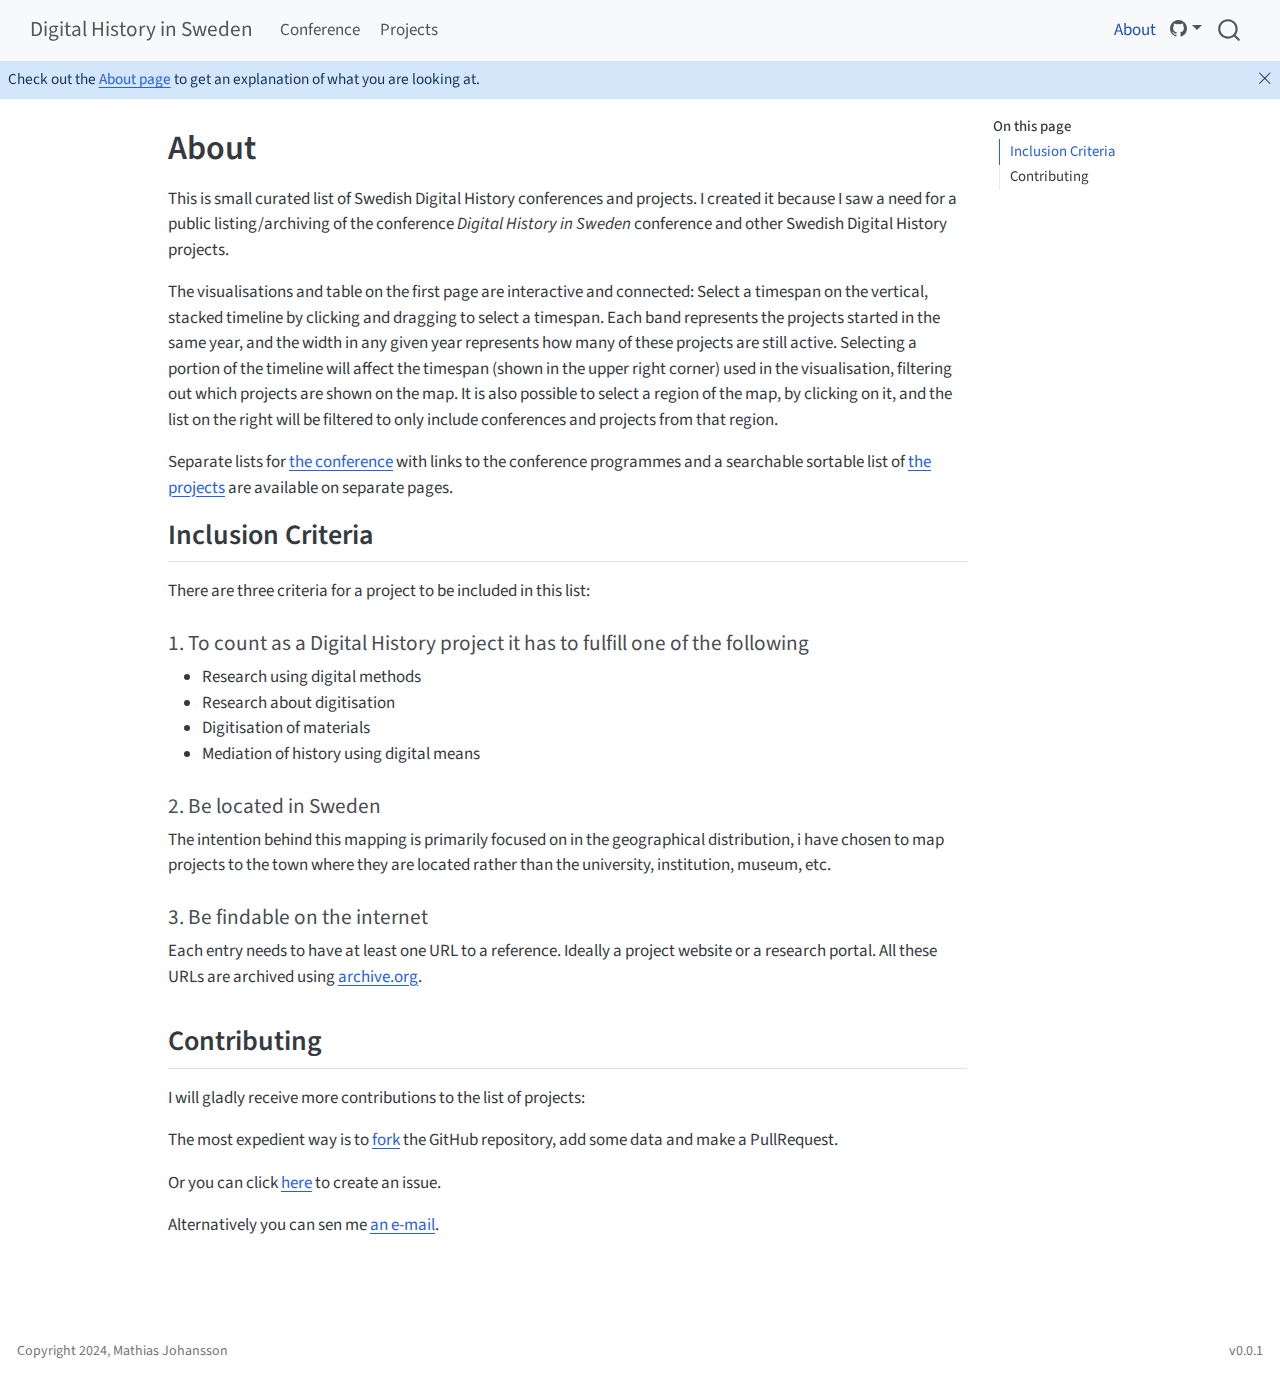
<file: about.html>
<!DOCTYPE html>
<html xmlns="http://www.w3.org/1999/xhtml" lang="en" xml:lang="en"><head>

<meta charset="utf-8">
<meta name="generator" content="quarto-1.6.39">

<meta name="viewport" content="width=device-width, initial-scale=1.0, user-scalable=yes">


<title>About – Digital History in Sweden</title>
<style>
code{white-space: pre-wrap;}
span.smallcaps{font-variant: small-caps;}
div.columns{display: flex; gap: min(4vw, 1.5em);}
div.column{flex: auto; overflow-x: auto;}
div.hanging-indent{margin-left: 1.5em; text-indent: -1.5em;}
ul.task-list{list-style: none;}
ul.task-list li input[type="checkbox"] {
  width: 0.8em;
  margin: 0 0.8em 0.2em -1em; /* quarto-specific, see https://github.com/quarto-dev/quarto-cli/issues/4556 */ 
  vertical-align: middle;
}
</style>


<script src="site_libs/quarto-nav/quarto-nav.js"></script>
<script src="site_libs/clipboard/clipboard.min.js"></script>
<script src="site_libs/quarto-search/autocomplete.umd.js"></script>
<script src="site_libs/quarto-search/fuse.min.js"></script>
<script src="site_libs/quarto-search/quarto-search.js"></script>
<meta name="quarto:offset" content="./">
<script src="site_libs/quarto-html/quarto.js"></script>
<script src="site_libs/quarto-html/popper.min.js"></script>
<script src="site_libs/quarto-html/tippy.umd.min.js"></script>
<script src="site_libs/quarto-html/anchor.min.js"></script>
<link href="site_libs/quarto-html/tippy.css" rel="stylesheet">
<link href="site_libs/quarto-html/quarto-syntax-highlighting-e26003cea8cd680ca0c55a263523d882.css" rel="stylesheet" id="quarto-text-highlighting-styles">
<script src="site_libs/bootstrap/bootstrap.min.js"></script>
<link href="site_libs/bootstrap/bootstrap-icons.css" rel="stylesheet">
<link href="site_libs/bootstrap/bootstrap-659650fc26dc25888fc1474f317bb8ac.min.css" rel="stylesheet" append-hash="true" id="quarto-bootstrap" data-mode="light">
<script id="quarto-search-options" type="application/json">{
  "location": "navbar",
  "copy-button": false,
  "collapse-after": 3,
  "panel-placement": "end",
  "type": "overlay",
  "limit": 50,
  "keyboard-shortcut": [
    "f",
    "/",
    "s"
  ],
  "show-item-context": false,
  "language": {
    "search-no-results-text": "No results",
    "search-matching-documents-text": "matching documents",
    "search-copy-link-title": "Copy link to search",
    "search-hide-matches-text": "Hide additional matches",
    "search-more-match-text": "more match in this document",
    "search-more-matches-text": "more matches in this document",
    "search-clear-button-title": "Clear",
    "search-text-placeholder": "",
    "search-detached-cancel-button-title": "Cancel",
    "search-submit-button-title": "Submit",
    "search-label": "Search"
  }
}</script>


<link rel="stylesheet" href="styles.css">
</head>

<body class="nav-fixed">

<div id="quarto-search-results"></div>
  <header id="quarto-header" class="headroom fixed-top">
    <nav class="navbar navbar-expand-lg " data-bs-theme="dark">
      <div class="navbar-container container-fluid">
      <div class="navbar-brand-container mx-auto">
    <a class="navbar-brand" href="./index.html">
    <span class="navbar-title">Digital History in Sweden</span>
    </a>
  </div>
            <div id="quarto-search" class="" title="Search"></div>
          <button class="navbar-toggler" type="button" data-bs-toggle="collapse" data-bs-target="#navbarCollapse" aria-controls="navbarCollapse" role="menu" aria-expanded="false" aria-label="Toggle navigation" onclick="if (window.quartoToggleHeadroom) { window.quartoToggleHeadroom(); }">
  <span class="navbar-toggler-icon"></span>
</button>
          <div class="collapse navbar-collapse" id="navbarCollapse">
            <ul class="navbar-nav navbar-nav-scroll me-auto">
  <li class="nav-item">
    <a class="nav-link" href="./conference.html"> 
<span class="menu-text">Conference</span></a>
  </li>  
  <li class="nav-item">
    <a class="nav-link" href="./projects.html"> 
<span class="menu-text">Projects</span></a>
  </li>  
</ul>
            <ul class="navbar-nav navbar-nav-scroll ms-auto">
  <li class="nav-item">
    <a class="nav-link active" href="./about.html" aria-current="page"> 
<span class="menu-text">About</span></a>
  </li>  
</ul>
          </div> <!-- /navcollapse -->
            <div class="quarto-navbar-tools">
    <div class="dropdown">
      <a href="" title="" id="quarto-navigation-tool-dropdown-0" class="quarto-navigation-tool dropdown-toggle px-1" data-bs-toggle="dropdown" aria-expanded="false" role="link" aria-label=""><i class="bi bi-github"></i></a>
      <ul class="dropdown-menu" aria-labelledby="quarto-navigation-tool-dropdown-0">
          <li>
            <a class="dropdown-item quarto-navbar-tools-item" href="https://github.com/mathjoha/DigitalHistorySweden">
            Source Code
            </a>
          </li>
          <li>
            <a class="dropdown-item quarto-navbar-tools-item" href="https://github.com/mathjoha/DigitalHistorySweden/issues/new?assignees=&amp;labels=&amp;projects=&amp;template=bug_report.md&amp;title=">
            Report a Bug
            </a>
          </li>
          <li>
            <a class="dropdown-item quarto-navbar-tools-item" href="https://github.com/mathjoha/DigitalHistorySweden/issues/new?assignees=mathjoha&amp;labels=NewAddition&amp;projects=&amp;template=suggest-new-project.md&amp;title=Project+Suggestion%3A+%5B+%5D">
            Suggest addition
            </a>
          </li>
      </ul>
    </div>
</div>
      </div> <!-- /container-fluid -->
    </nav>
  <div id="quarto-announcement" data-announcement-id="5563f085891620dda2aa5905818069c0" class="alert alert-primary hidden"><div class="quarto-announcement-content">
<p>Check out the <b><a href="./about.html">About page</a></b> to get an explanation of what you are looking at.</p>
</div><i class="bi bi-x-lg quarto-announcement-action"></i></div>
</header>
<!-- content -->
<div id="quarto-content" class="quarto-container page-columns page-rows-contents page-layout-article page-navbar">
<!-- sidebar -->
<!-- margin-sidebar -->
    <div id="quarto-margin-sidebar" class="sidebar margin-sidebar">
        <nav id="TOC" role="doc-toc" class="toc-active">
    <h2 id="toc-title">On this page</h2>
   
  <ul>
  <li><a href="#inclusion-criteria" id="toc-inclusion-criteria" class="nav-link active" data-scroll-target="#inclusion-criteria">Inclusion Criteria</a></li>
  <li><a href="#contributing" id="toc-contributing" class="nav-link" data-scroll-target="#contributing">Contributing</a></li>
  </ul>
</nav>
    </div>
<!-- main -->
<main class="content" id="quarto-document-content">

<header id="title-block-header" class="quarto-title-block default">
<div class="quarto-title">
<h1 class="title">About</h1>
</div>



<div class="quarto-title-meta">

    
  
    
  </div>
  


</header>


<p>This is small curated list of Swedish Digital History conferences and projects. I created it because I saw a need for a public listing/archiving of the conference <em>Digital History in Sweden</em> conference and other Swedish Digital History projects.</p>
<p>The visualisations and table on the first page are interactive and connected: Select a timespan on the vertical, stacked timeline by clicking and dragging to select a timespan. Each band represents the projects started in the same year, and the width in any given year represents how many of these projects are still active. Selecting a portion of the timeline will affect the timespan (shown in the upper right corner) used in the visualisation, filtering out which projects are shown on the map. It is also possible to select a region of the map, by clicking on it, and the list on the right will be filtered to only include conferences and projects from that region.</p>
<p>Separate lists for <a href="./conference.html">the conference</a> with links to the conference programmes and a searchable sortable list of <a href="./conference.html">the projects</a> are available on separate pages.</p>
<section id="inclusion-criteria" class="level2">
<h2 class="anchored" data-anchor-id="inclusion-criteria">Inclusion Criteria</h2>
<p>There are three criteria for a project to be included in this list:</p>
<section id="to-count-as-a-digital-history-project-it-has-to-fulfill-one-of-the-following" class="level4">
<h4 class="anchored" data-anchor-id="to-count-as-a-digital-history-project-it-has-to-fulfill-one-of-the-following">1. To count as a Digital History project it has to fulfill one of the following</h4>
<ul>
<li>Research using digital methods</li>
<li>Research about digitisation</li>
<li>Digitisation of materials</li>
<li>Mediation of history using digital means</li>
</ul>
</section>
<section id="be-located-in-sweden" class="level4">
<h4 class="anchored" data-anchor-id="be-located-in-sweden">2. Be located in Sweden</h4>
<p>The intention behind this mapping is primarily focused on in the geographical distribution, i have chosen to map projects to the town where they are located rather than the university, institution, museum, etc.</p>
</section>
<section id="be-findable-on-the-internet" class="level4">
<h4 class="anchored" data-anchor-id="be-findable-on-the-internet">3. Be findable on the internet</h4>
<p>Each entry needs to have at least one URL to a reference. Ideally a project website or a research portal. All these URLs are archived using <a href="https://archive.org">archive.org</a>.</p>
</section>
</section>
<section id="contributing" class="level2">
<h2 class="anchored" data-anchor-id="contributing">Contributing</h2>
<p>I will gladly receive more contributions to the list of projects:</p>
<p>The most expedient way is to <a href="https://github.com/mathjoha/DigitalHistorySweden/fork">fork</a> the GitHub repository, add some data and make a PullRequest.</p>
<p>Or you can click <a href="https://github.com/mathjoha/DigitalHistorySweden/issues/new?assignees=mathjoha&amp;labels=NewAddition&amp;projects=&amp;template=suggest-new-project.md&amp;title=Project+Suggestion%3A+%5B+%5D">here</a> to create an issue.</p>
<p>Alternatively you can sen me <a href="mailto:hark?subject=DHSWE%20-%20Project%20Suggestion&amp;body=name:%20NAME%0Durl:%20URL%0Dyear:%20START_YEAR%0Dend:%20END_YEAR%20(optional)%0DTown:%20PROJECT_HQ">an e-mail</a>.</p>


</section>

</main> <!-- /main -->
<script id="quarto-html-after-body" type="application/javascript">
window.document.addEventListener("DOMContentLoaded", function (event) {
  const toggleBodyColorMode = (bsSheetEl) => {
    const mode = bsSheetEl.getAttribute("data-mode");
    const bodyEl = window.document.querySelector("body");
    if (mode === "dark") {
      bodyEl.classList.add("quarto-dark");
      bodyEl.classList.remove("quarto-light");
    } else {
      bodyEl.classList.add("quarto-light");
      bodyEl.classList.remove("quarto-dark");
    }
  }
  const toggleBodyColorPrimary = () => {
    const bsSheetEl = window.document.querySelector("link#quarto-bootstrap");
    if (bsSheetEl) {
      toggleBodyColorMode(bsSheetEl);
    }
  }
  toggleBodyColorPrimary();  
  const icon = "";
  const anchorJS = new window.AnchorJS();
  anchorJS.options = {
    placement: 'right',
    icon: icon
  };
  anchorJS.add('.anchored');
  const isCodeAnnotation = (el) => {
    for (const clz of el.classList) {
      if (clz.startsWith('code-annotation-')) {                     
        return true;
      }
    }
    return false;
  }
  const onCopySuccess = function(e) {
    // button target
    const button = e.trigger;
    // don't keep focus
    button.blur();
    // flash "checked"
    button.classList.add('code-copy-button-checked');
    var currentTitle = button.getAttribute("title");
    button.setAttribute("title", "Copied!");
    let tooltip;
    if (window.bootstrap) {
      button.setAttribute("data-bs-toggle", "tooltip");
      button.setAttribute("data-bs-placement", "left");
      button.setAttribute("data-bs-title", "Copied!");
      tooltip = new bootstrap.Tooltip(button, 
        { trigger: "manual", 
          customClass: "code-copy-button-tooltip",
          offset: [0, -8]});
      tooltip.show();    
    }
    setTimeout(function() {
      if (tooltip) {
        tooltip.hide();
        button.removeAttribute("data-bs-title");
        button.removeAttribute("data-bs-toggle");
        button.removeAttribute("data-bs-placement");
      }
      button.setAttribute("title", currentTitle);
      button.classList.remove('code-copy-button-checked');
    }, 1000);
    // clear code selection
    e.clearSelection();
  }
  const getTextToCopy = function(trigger) {
      const codeEl = trigger.previousElementSibling.cloneNode(true);
      for (const childEl of codeEl.children) {
        if (isCodeAnnotation(childEl)) {
          childEl.remove();
        }
      }
      return codeEl.innerText;
  }
  const clipboard = new window.ClipboardJS('.code-copy-button:not([data-in-quarto-modal])', {
    text: getTextToCopy
  });
  clipboard.on('success', onCopySuccess);
  if (window.document.getElementById('quarto-embedded-source-code-modal')) {
    const clipboardModal = new window.ClipboardJS('.code-copy-button[data-in-quarto-modal]', {
      text: getTextToCopy,
      container: window.document.getElementById('quarto-embedded-source-code-modal')
    });
    clipboardModal.on('success', onCopySuccess);
  }
    var localhostRegex = new RegExp(/^(?:http|https):\/\/localhost\:?[0-9]*\//);
    var mailtoRegex = new RegExp(/^mailto:/);
      var filterRegex = new RegExp("https:\/\/www\.digital-history\.se");
    var isInternal = (href) => {
        return filterRegex.test(href) || localhostRegex.test(href) || mailtoRegex.test(href);
    }
    // Inspect non-navigation links and adorn them if external
 	var links = window.document.querySelectorAll('a[href]:not(.nav-link):not(.navbar-brand):not(.toc-action):not(.sidebar-link):not(.sidebar-item-toggle):not(.pagination-link):not(.no-external):not([aria-hidden]):not(.dropdown-item):not(.quarto-navigation-tool):not(.about-link)');
    for (var i=0; i<links.length; i++) {
      const link = links[i];
      if (!isInternal(link.href)) {
        // undo the damage that might have been done by quarto-nav.js in the case of
        // links that we want to consider external
        if (link.dataset.originalHref !== undefined) {
          link.href = link.dataset.originalHref;
        }
      }
    }
  function tippyHover(el, contentFn, onTriggerFn, onUntriggerFn) {
    const config = {
      allowHTML: true,
      maxWidth: 500,
      delay: 100,
      arrow: false,
      appendTo: function(el) {
          return el.parentElement;
      },
      interactive: true,
      interactiveBorder: 10,
      theme: 'quarto',
      placement: 'bottom-start',
    };
    if (contentFn) {
      config.content = contentFn;
    }
    if (onTriggerFn) {
      config.onTrigger = onTriggerFn;
    }
    if (onUntriggerFn) {
      config.onUntrigger = onUntriggerFn;
    }
    window.tippy(el, config); 
  }
  const noterefs = window.document.querySelectorAll('a[role="doc-noteref"]');
  for (var i=0; i<noterefs.length; i++) {
    const ref = noterefs[i];
    tippyHover(ref, function() {
      // use id or data attribute instead here
      let href = ref.getAttribute('data-footnote-href') || ref.getAttribute('href');
      try { href = new URL(href).hash; } catch {}
      const id = href.replace(/^#\/?/, "");
      const note = window.document.getElementById(id);
      if (note) {
        return note.innerHTML;
      } else {
        return "";
      }
    });
  }
  const xrefs = window.document.querySelectorAll('a.quarto-xref');
  const processXRef = (id, note) => {
    // Strip column container classes
    const stripColumnClz = (el) => {
      el.classList.remove("page-full", "page-columns");
      if (el.children) {
        for (const child of el.children) {
          stripColumnClz(child);
        }
      }
    }
    stripColumnClz(note)
    if (id === null || id.startsWith('sec-')) {
      // Special case sections, only their first couple elements
      const container = document.createElement("div");
      if (note.children && note.children.length > 2) {
        container.appendChild(note.children[0].cloneNode(true));
        for (let i = 1; i < note.children.length; i++) {
          const child = note.children[i];
          if (child.tagName === "P" && child.innerText === "") {
            continue;
          } else {
            container.appendChild(child.cloneNode(true));
            break;
          }
        }
        if (window.Quarto?.typesetMath) {
          window.Quarto.typesetMath(container);
        }
        return container.innerHTML
      } else {
        if (window.Quarto?.typesetMath) {
          window.Quarto.typesetMath(note);
        }
        return note.innerHTML;
      }
    } else {
      // Remove any anchor links if they are present
      const anchorLink = note.querySelector('a.anchorjs-link');
      if (anchorLink) {
        anchorLink.remove();
      }
      if (window.Quarto?.typesetMath) {
        window.Quarto.typesetMath(note);
      }
      if (note.classList.contains("callout")) {
        return note.outerHTML;
      } else {
        return note.innerHTML;
      }
    }
  }
  for (var i=0; i<xrefs.length; i++) {
    const xref = xrefs[i];
    tippyHover(xref, undefined, function(instance) {
      instance.disable();
      let url = xref.getAttribute('href');
      let hash = undefined; 
      if (url.startsWith('#')) {
        hash = url;
      } else {
        try { hash = new URL(url).hash; } catch {}
      }
      if (hash) {
        const id = hash.replace(/^#\/?/, "");
        const note = window.document.getElementById(id);
        if (note !== null) {
          try {
            const html = processXRef(id, note.cloneNode(true));
            instance.setContent(html);
          } finally {
            instance.enable();
            instance.show();
          }
        } else {
          // See if we can fetch this
          fetch(url.split('#')[0])
          .then(res => res.text())
          .then(html => {
            const parser = new DOMParser();
            const htmlDoc = parser.parseFromString(html, "text/html");
            const note = htmlDoc.getElementById(id);
            if (note !== null) {
              const html = processXRef(id, note);
              instance.setContent(html);
            } 
          }).finally(() => {
            instance.enable();
            instance.show();
          });
        }
      } else {
        // See if we can fetch a full url (with no hash to target)
        // This is a special case and we should probably do some content thinning / targeting
        fetch(url)
        .then(res => res.text())
        .then(html => {
          const parser = new DOMParser();
          const htmlDoc = parser.parseFromString(html, "text/html");
          const note = htmlDoc.querySelector('main.content');
          if (note !== null) {
            // This should only happen for chapter cross references
            // (since there is no id in the URL)
            // remove the first header
            if (note.children.length > 0 && note.children[0].tagName === "HEADER") {
              note.children[0].remove();
            }
            const html = processXRef(null, note);
            instance.setContent(html);
          } 
        }).finally(() => {
          instance.enable();
          instance.show();
        });
      }
    }, function(instance) {
    });
  }
      let selectedAnnoteEl;
      const selectorForAnnotation = ( cell, annotation) => {
        let cellAttr = 'data-code-cell="' + cell + '"';
        let lineAttr = 'data-code-annotation="' +  annotation + '"';
        const selector = 'span[' + cellAttr + '][' + lineAttr + ']';
        return selector;
      }
      const selectCodeLines = (annoteEl) => {
        const doc = window.document;
        const targetCell = annoteEl.getAttribute("data-target-cell");
        const targetAnnotation = annoteEl.getAttribute("data-target-annotation");
        const annoteSpan = window.document.querySelector(selectorForAnnotation(targetCell, targetAnnotation));
        const lines = annoteSpan.getAttribute("data-code-lines").split(",");
        const lineIds = lines.map((line) => {
          return targetCell + "-" + line;
        })
        let top = null;
        let height = null;
        let parent = null;
        if (lineIds.length > 0) {
            //compute the position of the single el (top and bottom and make a div)
            const el = window.document.getElementById(lineIds[0]);
            top = el.offsetTop;
            height = el.offsetHeight;
            parent = el.parentElement.parentElement;
          if (lineIds.length > 1) {
            const lastEl = window.document.getElementById(lineIds[lineIds.length - 1]);
            const bottom = lastEl.offsetTop + lastEl.offsetHeight;
            height = bottom - top;
          }
          if (top !== null && height !== null && parent !== null) {
            // cook up a div (if necessary) and position it 
            let div = window.document.getElementById("code-annotation-line-highlight");
            if (div === null) {
              div = window.document.createElement("div");
              div.setAttribute("id", "code-annotation-line-highlight");
              div.style.position = 'absolute';
              parent.appendChild(div);
            }
            div.style.top = top - 2 + "px";
            div.style.height = height + 4 + "px";
            div.style.left = 0;
            let gutterDiv = window.document.getElementById("code-annotation-line-highlight-gutter");
            if (gutterDiv === null) {
              gutterDiv = window.document.createElement("div");
              gutterDiv.setAttribute("id", "code-annotation-line-highlight-gutter");
              gutterDiv.style.position = 'absolute';
              const codeCell = window.document.getElementById(targetCell);
              const gutter = codeCell.querySelector('.code-annotation-gutter');
              gutter.appendChild(gutterDiv);
            }
            gutterDiv.style.top = top - 2 + "px";
            gutterDiv.style.height = height + 4 + "px";
          }
          selectedAnnoteEl = annoteEl;
        }
      };
      const unselectCodeLines = () => {
        const elementsIds = ["code-annotation-line-highlight", "code-annotation-line-highlight-gutter"];
        elementsIds.forEach((elId) => {
          const div = window.document.getElementById(elId);
          if (div) {
            div.remove();
          }
        });
        selectedAnnoteEl = undefined;
      };
        // Handle positioning of the toggle
    window.addEventListener(
      "resize",
      throttle(() => {
        elRect = undefined;
        if (selectedAnnoteEl) {
          selectCodeLines(selectedAnnoteEl);
        }
      }, 10)
    );
    function throttle(fn, ms) {
    let throttle = false;
    let timer;
      return (...args) => {
        if(!throttle) { // first call gets through
            fn.apply(this, args);
            throttle = true;
        } else { // all the others get throttled
            if(timer) clearTimeout(timer); // cancel #2
            timer = setTimeout(() => {
              fn.apply(this, args);
              timer = throttle = false;
            }, ms);
        }
      };
    }
      // Attach click handler to the DT
      const annoteDls = window.document.querySelectorAll('dt[data-target-cell]');
      for (const annoteDlNode of annoteDls) {
        annoteDlNode.addEventListener('click', (event) => {
          const clickedEl = event.target;
          if (clickedEl !== selectedAnnoteEl) {
            unselectCodeLines();
            const activeEl = window.document.querySelector('dt[data-target-cell].code-annotation-active');
            if (activeEl) {
              activeEl.classList.remove('code-annotation-active');
            }
            selectCodeLines(clickedEl);
            clickedEl.classList.add('code-annotation-active');
          } else {
            // Unselect the line
            unselectCodeLines();
            clickedEl.classList.remove('code-annotation-active');
          }
        });
      }
  const findCites = (el) => {
    const parentEl = el.parentElement;
    if (parentEl) {
      const cites = parentEl.dataset.cites;
      if (cites) {
        return {
          el,
          cites: cites.split(' ')
        };
      } else {
        return findCites(el.parentElement)
      }
    } else {
      return undefined;
    }
  };
  var bibliorefs = window.document.querySelectorAll('a[role="doc-biblioref"]');
  for (var i=0; i<bibliorefs.length; i++) {
    const ref = bibliorefs[i];
    const citeInfo = findCites(ref);
    if (citeInfo) {
      tippyHover(citeInfo.el, function() {
        var popup = window.document.createElement('div');
        citeInfo.cites.forEach(function(cite) {
          var citeDiv = window.document.createElement('div');
          citeDiv.classList.add('hanging-indent');
          citeDiv.classList.add('csl-entry');
          var biblioDiv = window.document.getElementById('ref-' + cite);
          if (biblioDiv) {
            citeDiv.innerHTML = biblioDiv.innerHTML;
          }
          popup.appendChild(citeDiv);
        });
        return popup.innerHTML;
      });
    }
  }
});
</script>
</div> <!-- /content -->
<footer class="footer">
  <div class="nav-footer">
    <div class="nav-footer-left">
<p>Copyright 2024, Mathias Johansson</p>
</div>   
    <div class="nav-footer-center">
      &nbsp;
    </div>
    <div class="nav-footer-right">
<p>v0.0.1</p>
</div>
  </div>
</footer>




</body></html>
</file>
<file: site_libs/quarto-html/tippy.css>
.tippy-box[data-animation=fade][data-state=hidden]{opacity:0}[data-tippy-root]{max-width:calc(100vw - 10px)}.tippy-box{position:relative;background-color:#333;color:#fff;border-radius:4px;font-size:14px;line-height:1.4;white-space:normal;outline:0;transition-property:transform,visibility,opacity}.tippy-box[data-placement^=top]>.tippy-arrow{bottom:0}.tippy-box[data-placement^=top]>.tippy-arrow:before{bottom:-7px;left:0;border-width:8px 8px 0;border-top-color:initial;transform-origin:center top}.tippy-box[data-placement^=bottom]>.tippy-arrow{top:0}.tippy-box[data-placement^=bottom]>.tippy-arrow:before{top:-7px;left:0;border-width:0 8px 8px;border-bottom-color:initial;transform-origin:center bottom}.tippy-box[data-placement^=left]>.tippy-arrow{right:0}.tippy-box[data-placement^=left]>.tippy-arrow:before{border-width:8px 0 8px 8px;border-left-color:initial;right:-7px;transform-origin:center left}.tippy-box[data-placement^=right]>.tippy-arrow{left:0}.tippy-box[data-placement^=right]>.tippy-arrow:before{left:-7px;border-width:8px 8px 8px 0;border-right-color:initial;transform-origin:center right}.tippy-box[data-inertia][data-state=visible]{transition-timing-function:cubic-bezier(.54,1.5,.38,1.11)}.tippy-arrow{width:16px;height:16px;color:#333}.tippy-arrow:before{content:"";position:absolute;border-color:transparent;border-style:solid}.tippy-content{position:relative;padding:5px 9px;z-index:1}
</file>
<file: site_libs/quarto-html/quarto-syntax-highlighting-e26003cea8cd680ca0c55a263523d882.css>
/* quarto syntax highlight colors */
:root {
  --quarto-hl-ot-color: #003B4F;
  --quarto-hl-at-color: #657422;
  --quarto-hl-ss-color: #20794D;
  --quarto-hl-an-color: #5E5E5E;
  --quarto-hl-fu-color: #4758AB;
  --quarto-hl-st-color: #20794D;
  --quarto-hl-cf-color: #003B4F;
  --quarto-hl-op-color: #5E5E5E;
  --quarto-hl-er-color: #AD0000;
  --quarto-hl-bn-color: #AD0000;
  --quarto-hl-al-color: #AD0000;
  --quarto-hl-va-color: #111111;
  --quarto-hl-bu-color: inherit;
  --quarto-hl-ex-color: inherit;
  --quarto-hl-pp-color: #AD0000;
  --quarto-hl-in-color: #5E5E5E;
  --quarto-hl-vs-color: #20794D;
  --quarto-hl-wa-color: #5E5E5E;
  --quarto-hl-do-color: #5E5E5E;
  --quarto-hl-im-color: #00769E;
  --quarto-hl-ch-color: #20794D;
  --quarto-hl-dt-color: #AD0000;
  --quarto-hl-fl-color: #AD0000;
  --quarto-hl-co-color: #5E5E5E;
  --quarto-hl-cv-color: #5E5E5E;
  --quarto-hl-cn-color: #8f5902;
  --quarto-hl-sc-color: #5E5E5E;
  --quarto-hl-dv-color: #AD0000;
  --quarto-hl-kw-color: #003B4F;
}

/* other quarto variables */
:root {
  --quarto-font-monospace: SFMono-Regular, Menlo, Monaco, Consolas, "Liberation Mono", "Courier New", monospace;
}

pre > code.sourceCode > span {
  color: #003B4F;
}

code span {
  color: #003B4F;
}

code.sourceCode > span {
  color: #003B4F;
}

div.sourceCode,
div.sourceCode pre.sourceCode {
  color: #003B4F;
}

code span.ot {
  color: #003B4F;
  font-style: inherit;
}

code span.at {
  color: #657422;
  font-style: inherit;
}

code span.ss {
  color: #20794D;
  font-style: inherit;
}

code span.an {
  color: #5E5E5E;
  font-style: inherit;
}

code span.fu {
  color: #4758AB;
  font-style: inherit;
}

code span.st {
  color: #20794D;
  font-style: inherit;
}

code span.cf {
  color: #003B4F;
  font-weight: bold;
  font-style: inherit;
}

code span.op {
  color: #5E5E5E;
  font-style: inherit;
}

code span.er {
  color: #AD0000;
  font-style: inherit;
}

code span.bn {
  color: #AD0000;
  font-style: inherit;
}

code span.al {
  color: #AD0000;
  font-style: inherit;
}

code span.va {
  color: #111111;
  font-style: inherit;
}

code span.bu {
  font-style: inherit;
}

code span.ex {
  font-style: inherit;
}

code span.pp {
  color: #AD0000;
  font-style: inherit;
}

code span.in {
  color: #5E5E5E;
  font-style: inherit;
}

code span.vs {
  color: #20794D;
  font-style: inherit;
}

code span.wa {
  color: #5E5E5E;
  font-style: italic;
}

code span.do {
  color: #5E5E5E;
  font-style: italic;
}

code span.im {
  color: #00769E;
  font-style: inherit;
}

code span.ch {
  color: #20794D;
  font-style: inherit;
}

code span.dt {
  color: #AD0000;
  font-style: inherit;
}

code span.fl {
  color: #AD0000;
  font-style: inherit;
}

code span.co {
  color: #5E5E5E;
  font-style: inherit;
}

code span.cv {
  color: #5E5E5E;
  font-style: italic;
}

code span.cn {
  color: #8f5902;
  font-style: inherit;
}

code span.sc {
  color: #5E5E5E;
  font-style: inherit;
}

code span.dv {
  color: #AD0000;
  font-style: inherit;
}

code span.kw {
  color: #003B4F;
  font-weight: bold;
  font-style: inherit;
}

.prevent-inlining {
  content: "</";
}

/*# sourceMappingURL=e90e9ab646ea9b1aaa61e089606e0f97.css.map */
</file>
<file: styles.css>
/* css styles */

.years {
    font-size: 35px;
}
</file>
